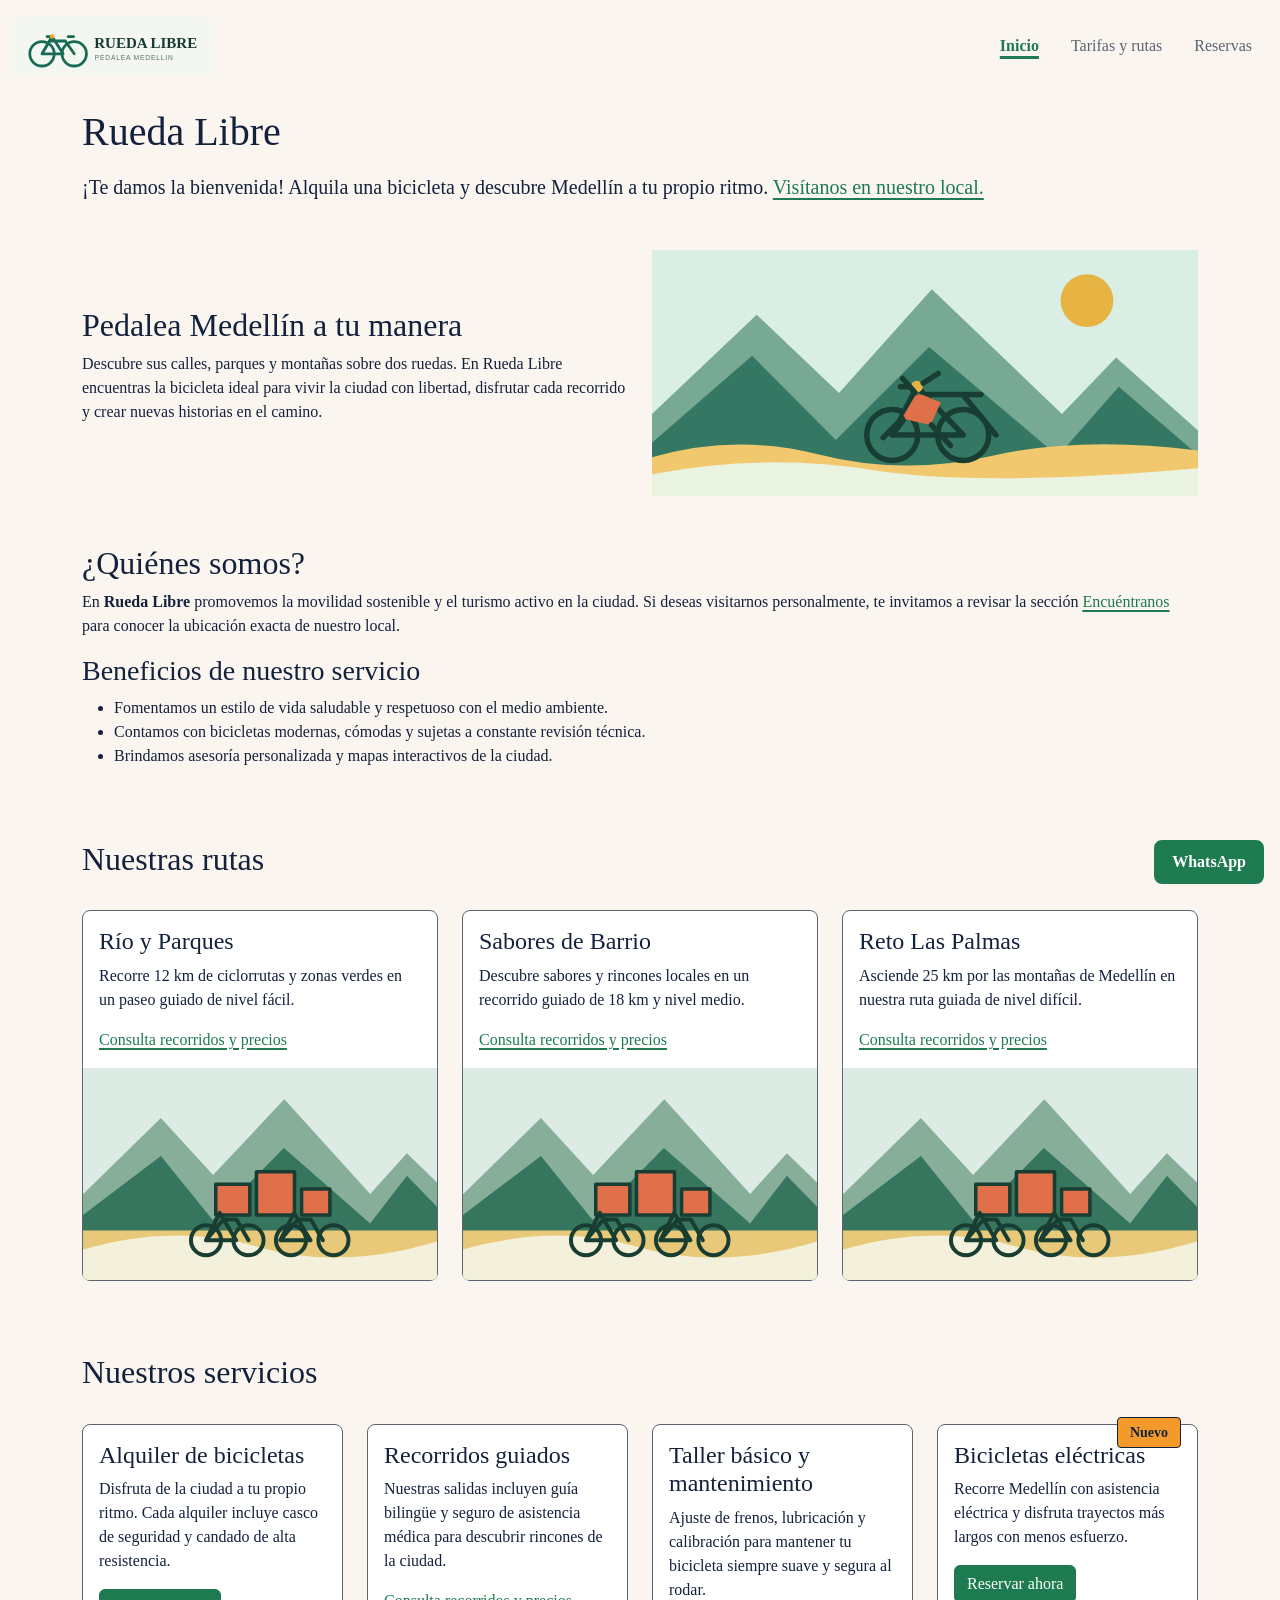
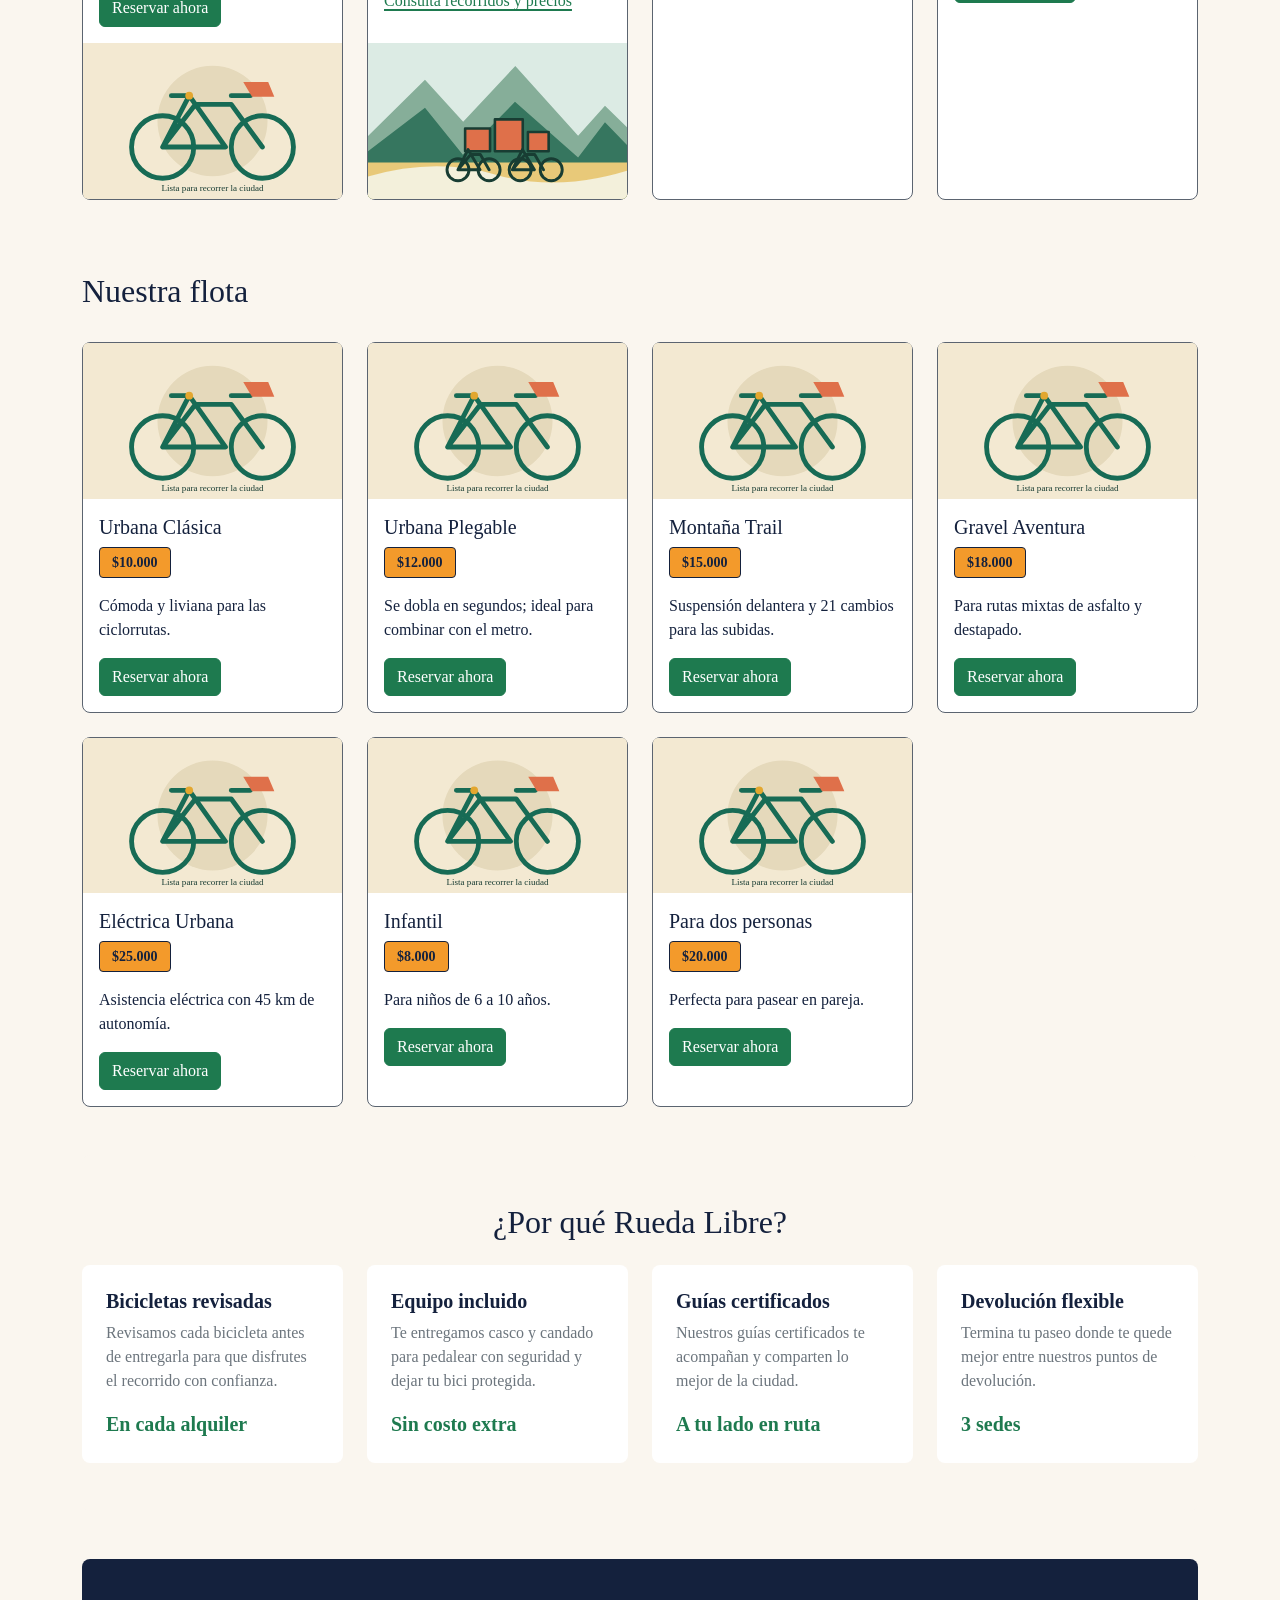
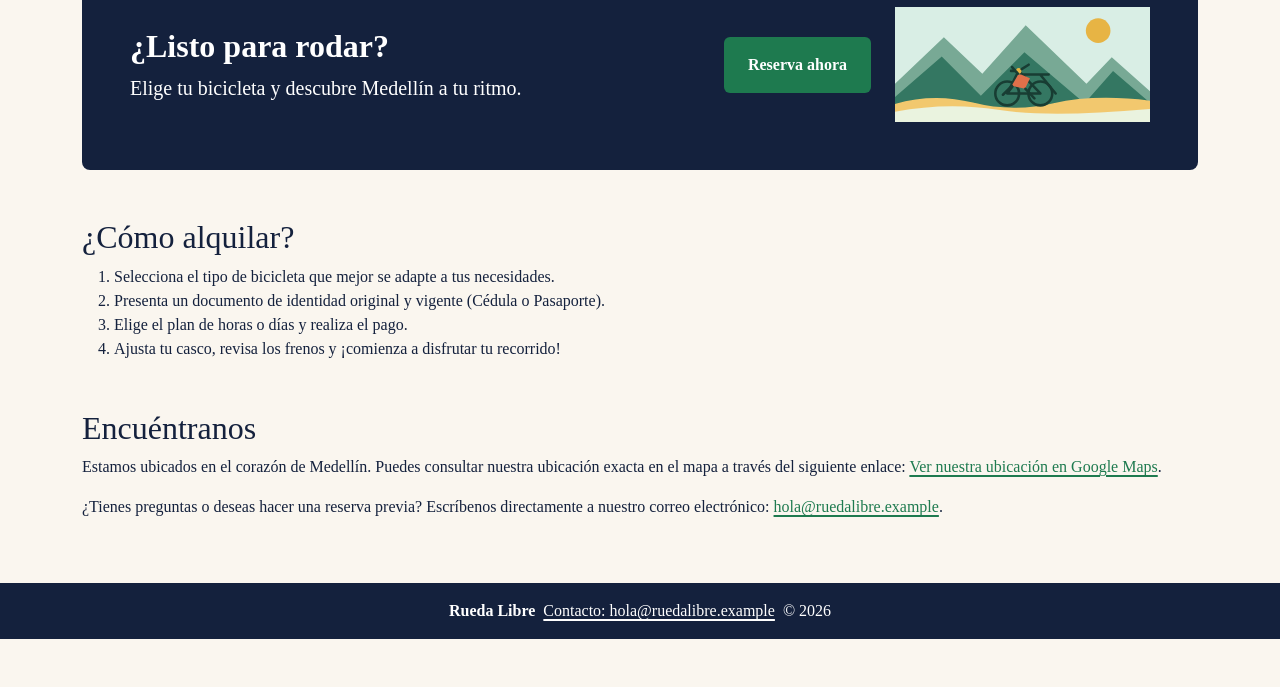
<file: index.html>
<!doctype html>
<html lang="es">
  <head>
    <meta charset="utf-8">
    <meta name="viewport" content="width=device-width, initial-scale=1">
    <meta name="description" content="Alquila bicicletas en Medellín con Rueda Libre y descubre la ciudad con recorridos guiados, rutas y opciones para cada ciclista.">
    <link rel="icon" href="img/logo-rueda-libre.svg" type="image/svg+xml">
    <link href="https://cdn.jsdelivr.net/npm/bootstrap@5.3.9/dist/css/bootstrap.min.css" rel="stylesheet" integrity="sha384-yEPZ7jP9S0QKiUQ0m3jjsO4ProIW7wvR9gXkI7JOGa2XVsw53Yke2bsdkBbjmmiX" crossorigin="anonymous">
    <link rel="stylesheet" href="css/styles.css">
    <title>Rueda Libre | Alquiler de bicicletas en Medellín</title>
  </head>
  <body class="pb-5">
    <header class="container-fluid d-flex flex-column flex-md-row align-items-center justify-content-between gap-3 py-3">
      <a href="index.html" aria-label="Rueda Libre, inicio">
        <img src="img/logo-rueda-libre.svg" alt="Logo de Rueda Libre" width="200" height="60">
      </a>
      <nav aria-label="Navegación principal">
        <ul id="menu" class="nav flex-wrap justify-content-center">
          <li class="nav-item"><a class="nav-link activo" aria-current="page" href="index.html">Inicio</a></li>
          <li class="nav-item"><a class="nav-link" href="paginas/tarifas.html">Tarifas y rutas</a></li>
          <li class="nav-item"><a class="nav-link" href="paginas/reservas.html">Reservas</a></li>
        </ul>
      </nav>
    </header>

    <main class="container py-3">
      <h1 id="inicio-titulo" class="mb-3">Rueda Libre</h1>
      <p class="lead">¡Te damos la bienvenida! Alquila una bicicleta y descubre Medellín a tu propio ritmo. <a href="#encuentranos">Visítanos en nuestro local.</a></p>

      <section id="portada" class="row align-items-center g-4 my-4" aria-labelledby="portada-titulo">
        <div class="col-12 col-md-6">
          <h2 id="portada-titulo">Pedalea Medellín a tu manera</h2>
          <p>Descubre sus calles, parques y montañas sobre dos ruedas. En Rueda Libre encuentras la bicicleta ideal para vivir la ciudad con libertad, disfrutar cada recorrido y crear nuevas historias en el camino.</p>
        </div>
        <div class="col-12 col-md-6">
          <img class="img-fluid" src="img/portada.svg" alt="Ciclista recorriendo Medellín entre montañas" width="800" height="360">
        </div>
      </section>

      <section id="quienes-somos" class="my-5">
        <h2>¿Quiénes somos?</h2>
        <p>En <strong>Rueda Libre</strong> promovemos la movilidad sostenible y el turismo activo en la ciudad. Si deseas visitarnos personalmente, te invitamos a revisar la sección <a href="#encuentranos">Encuéntranos</a> para conocer la ubicación exacta de nuestro local.</p>
        <h3>Beneficios de nuestro servicio</h3>
        <ul>
          <li>Fomentamos un estilo de vida saludable y respetuoso con el medio ambiente.</li>
          <li>Contamos con bicicletas modernas, cómodas y sujetas a constante revisión técnica.</li>
          <li>Brindamos asesoría personalizada y mapas interactivos de la ciudad.</li>
        </ul>
      </section>

      <section id="nuestras-rutas" class="row g-4 my-5" aria-labelledby="rutas-titulo">
        <h2 id="rutas-titulo" class="col-12">Nuestras rutas</h2>
        <article class="col-12 col-md-6 col-xl-4">
          <div class="card h-100">
            <div class="card-body">
              <h3 class="h4 card-title">Río y Parques</h3>
              <p class="card-text">Recorre 12 km de ciclorrutas y zonas verdes en un paseo guiado de nivel fácil.</p>
              <a href="paginas/tarifas.html#recorridos">Consulta recorridos y precios</a>
            </div>
            <img class="card-img-bottom img-fluid" src="img/ruta.svg" alt="Ciclistas recorriendo parques de Medellín" width="400" height="240">
          </div>
        </article>
        <article class="col-12 col-md-6 col-xl-4">
          <div class="card h-100">
            <div class="card-body">
              <h3 class="h4 card-title">Sabores de Barrio</h3>
              <p class="card-text">Descubre sabores y rincones locales en un recorrido guiado de 18 km y nivel medio.</p>
              <a href="paginas/tarifas.html#recorridos">Consulta recorridos y precios</a>
            </div>
            <img class="card-img-bottom img-fluid" src="img/ruta.svg" alt="Grupo de ciclistas en un recorrido por Medellín" width="400" height="240">
          </div>
        </article>
        <article class="col-12 col-md-6 col-xl-4">
          <div class="card h-100">
            <div class="card-body">
              <h3 class="h4 card-title">Reto Las Palmas</h3>
              <p class="card-text">Asciende 25 km por las montañas de Medellín en nuestra ruta guiada de nivel difícil.</p>
              <a href="paginas/tarifas.html#recorridos">Consulta recorridos y precios</a>
            </div>
            <img class="card-img-bottom img-fluid" src="img/ruta.svg" alt="Ciclistas en una ruta de montaña" width="400" height="240">
          </div>
        </article>
      </section>

      <section id="nuestros-servicios" class="row g-4 my-5" aria-labelledby="servicios-titulo">
        <h2 id="servicios-titulo" class="col-12">Nuestros servicios</h2>
        <article class="col-12 col-md-6 col-xl-3">
          <div class="card h-100">
            <div class="card-body">
              <h3 class="h4 card-title">Alquiler de bicicletas</h3>
              <p class="card-text">Disfruta de la ciudad a tu propio ritmo. Cada alquiler incluye casco de seguridad y candado de alta resistencia.</p>
              <a class="btn btn-success" href="paginas/reservas.html">Reservar ahora</a>
            </div>
            <img class="card-img-bottom img-fluid" src="img/bicicleta.svg" alt="Ilustración de bicicleta urbana de alquiler" width="400" height="240">
          </div>
        </article>
        <article class="col-12 col-md-6 col-xl-3">
          <div class="card h-100">
            <div class="card-body">
              <h3 class="h4 card-title">Recorridos guiados</h3>
              <p class="card-text">Nuestras salidas incluyen guía bilingüe y seguro de asistencia médica para descubrir rincones de la ciudad.</p>
              <a href="paginas/tarifas.html#recorridos">Consulta recorridos y precios</a>
            </div>
            <img class="card-img-bottom img-fluid" src="img/ruta.svg" alt="Ciclistas en un recorrido guiado por Medellín" width="400" height="240">
          </div>
        </article>
        <article class="col-12 col-md-6 col-xl-3">
          <div class="card h-100">
            <div class="card-body">
              <h3 class="h4 card-title">Taller básico y mantenimiento</h3>
              <p class="card-text">Ajuste de frenos, lubricación y calibración para mantener tu bicicleta siempre suave y segura al rodar.</p>
            </div>
          </div>
        </article>
        <article class="col-12 col-md-6 col-xl-3">
          <div class="card h-100 position-relative">
            <span class="etiqueta-nuevo">Nuevo</span>
            <div class="card-body">
              <h3 class="h4 card-title">Bicicletas eléctricas</h3>
              <p class="card-text">Recorre Medellín con asistencia eléctrica y disfruta trayectos más largos con menos esfuerzo.</p>
              <a class="btn btn-success" href="paginas/reservas.html">Reservar ahora</a>
            </div>
          </div>
        </article>
      </section>

      <section id="nuestra-flota" class="row g-4 my-5" aria-labelledby="flota-titulo">
        <h2 id="flota-titulo" class="col-12">Nuestra flota</h2>
        <article class="col-12 col-sm-6 col-lg-4 col-xl-3">
          <div class="card h-100">
            <img class="card-img-top img-fluid" src="img/bicicleta.svg" alt="Ilustración de bicicleta urbana de alquiler" width="400" height="240">
            <div class="card-body">
              <h3 class="h5 card-title">Urbana Clásica</h3>
              <p class="etiqueta-precio">$10.000</p>
              <p class="card-text">Cómoda y liviana para las ciclorrutas.</p>
              <a class="btn btn-success" href="paginas/reservas.html">Reservar ahora</a>
            </div>
          </div>
        </article>
        <article class="col-12 col-sm-6 col-lg-4 col-xl-3">
          <div class="card h-100">
            <img class="card-img-top img-fluid" src="img/bicicleta.svg" alt="Ilustración de bicicleta urbana de alquiler" width="400" height="240">
            <div class="card-body">
              <h3 class="h5 card-title">Urbana Plegable</h3>
              <p class="etiqueta-precio">$12.000</p>
              <p class="card-text">Se dobla en segundos; ideal para combinar con el metro.</p>
              <a class="btn btn-success" href="paginas/reservas.html">Reservar ahora</a>
            </div>
          </div>
        </article>
        <article class="col-12 col-sm-6 col-lg-4 col-xl-3">
          <div class="card h-100">
            <img class="card-img-top img-fluid" src="img/bicicleta.svg" alt="Ilustración de bicicleta urbana de alquiler" width="400" height="240">
            <div class="card-body">
              <h3 class="h5 card-title">Montaña Trail</h3>
              <p class="etiqueta-precio">$15.000</p>
              <p class="card-text">Suspensión delantera y 21 cambios para las subidas.</p>
              <a class="btn btn-success" href="paginas/reservas.html">Reservar ahora</a>
            </div>
          </div>
        </article>
        <article class="col-12 col-sm-6 col-lg-4 col-xl-3">
          <div class="card h-100">
            <img class="card-img-top img-fluid" src="img/bicicleta.svg" alt="Ilustración de bicicleta urbana de alquiler" width="400" height="240">
            <div class="card-body">
              <h3 class="h5 card-title">Gravel Aventura</h3>
              <p class="etiqueta-precio">$18.000</p>
              <p class="card-text">Para rutas mixtas de asfalto y destapado.</p>
              <a class="btn btn-success" href="paginas/reservas.html">Reservar ahora</a>
            </div>
          </div>
        </article>
        <article class="col-12 col-sm-6 col-lg-4 col-xl-3">
          <div class="card h-100">
            <img class="card-img-top img-fluid" src="img/bicicleta.svg" alt="Ilustración de bicicleta urbana de alquiler" width="400" height="240">
            <div class="card-body">
              <h3 class="h5 card-title">Eléctrica Urbana</h3>
              <p class="etiqueta-precio">$25.000</p>
              <p class="card-text">Asistencia eléctrica con 45 km de autonomía.</p>
              <a class="btn btn-success" href="paginas/reservas.html">Reservar ahora</a>
            </div>
          </div>
        </article>
        <article class="col-12 col-sm-6 col-lg-4 col-xl-3">
          <div class="card h-100">
            <img class="card-img-top img-fluid" src="img/bicicleta.svg" alt="Ilustración de bicicleta urbana de alquiler" width="400" height="240">
            <div class="card-body">
              <h3 class="h5 card-title">Infantil</h3>
              <p class="etiqueta-precio">$8.000</p>
              <p class="card-text">Para niños de 6 a 10 años.</p>
              <a class="btn btn-success" href="paginas/reservas.html">Reservar ahora</a>
            </div>
          </div>
        </article>
        <article class="col-12 col-sm-6 col-lg-4 col-xl-3">
          <div class="card h-100">
            <img class="card-img-top img-fluid" src="img/bicicleta.svg" alt="Ilustración de bicicleta urbana de alquiler" width="400" height="240">
            <div class="card-body">
              <h3 class="h5 card-title">Para dos personas</h3>
              <p class="etiqueta-precio">$20.000</p>
              <p class="card-text">Perfecta para pasear en pareja.</p>
              <a class="btn btn-success" href="paginas/reservas.html">Reservar ahora</a>
            </div>
          </div>
        </article>
      </section>

      <section class="mt-5 py-5 bg-light rounded-3" aria-labelledby="beneficios-titulo">
        <h2 id="beneficios-titulo" class="text-center text-dark mb-4">¿Por qué Rueda Libre?</h2>
        <div class="row g-4">
          <article class="col-12 col-md-6 col-xl-3">
            <div class="h-100 bg-white rounded-3 p-4">
              <h3 class="h5 fw-bold text-dark">Bicicletas revisadas</h3>
              <p class="text-secondary">Revisamos cada bicicleta antes de entregarla para que disfrutes el recorrido con confianza.</p>
              <p class="fs-5 fw-bold text-success mb-0">En cada alquiler</p>
            </div>
          </article>
          <article class="col-12 col-md-6 col-xl-3">
            <div class="h-100 bg-white rounded-3 p-4">
              <h3 class="h5 fw-bold text-dark">Equipo incluido</h3>
              <p class="text-secondary">Te entregamos casco y candado para pedalear con seguridad y dejar tu bici protegida.</p>
              <p class="fs-5 fw-bold text-success mb-0">Sin costo extra</p>
            </div>
          </article>
          <article class="col-12 col-md-6 col-xl-3">
            <div class="h-100 bg-white rounded-3 p-4">
              <h3 class="h5 fw-bold text-dark">Guías certificados</h3>
              <p class="text-secondary">Nuestros guías certificados te acompañan y comparten lo mejor de la ciudad.</p>
              <p class="fs-5 fw-bold text-success mb-0">A tu lado en ruta</p>
            </div>
          </article>
          <article class="col-12 col-md-6 col-xl-3">
            <div class="h-100 bg-white rounded-3 p-4">
              <h3 class="h5 fw-bold text-dark">Devolución flexible</h3>
              <p class="text-secondary">Termina tu paseo donde te quede mejor entre nuestros puntos de devolución.</p>
              <p class="fs-5 fw-bold text-success mb-0">3 sedes</p>
            </div>
          </article>
        </div>
      </section>

      <section class="my-5 p-4 p-md-5 text-bg-dark rounded-3" aria-labelledby="cta-titulo">
        <div class="d-flex flex-column flex-md-row justify-content-between align-items-center gap-4">
          <div class="d-flex flex-column flex-md-row justify-content-between align-items-center gap-4 flex-grow-1 text-center text-md-start">
            <div>
              <h2 id="cta-titulo" class="fw-bold mb-2">¿Listo para rodar?</h2>
              <p class="lead mb-0">Elige tu bicicleta y descubre Medellín a tu ritmo.</p>
            </div>
            <a class="bg-success text-white px-4 py-3 fw-bold text-decoration-none rounded-2 text-nowrap" href="paginas/reservas.html">Reserva ahora</a>
          </div>
          <img class="d-none d-md-block img-fluid w-25" src="img/portada.svg" alt="" width="240" height="108">
        </div>
      </section>

      <section id="como-alquilar" class="my-5">
        <h2>¿Cómo alquilar?</h2>
        <ol>
          <li>Selecciona el tipo de bicicleta que mejor se adapte a tus necesidades.</li>
          <li>Presenta un documento de identidad original y vigente (Cédula o Pasaporte).</li>
          <li>Elige el plan de horas o días y realiza el pago.</li>
          <li>Ajusta tu casco, revisa los frenos y ¡comienza a disfrutar tu recorrido!</li>
        </ol>
      </section>

      <section id="encuentranos" class="my-5">
        <h2>Encuéntranos</h2>
        <p>Estamos ubicados en el corazón de Medellín. Puedes consultar nuestra ubicación exacta en el mapa a través del siguiente enlace: <a href="https://maps.google.com" target="_blank" rel="noopener noreferrer">Ver nuestra ubicación en Google Maps</a>.</p>
        <p>¿Tienes preguntas o deseas hacer una reserva previa? Escríbenos directamente a nuestro correo electrónico: <a href="mailto:hola@ruedalibre.example">hola@ruedalibre.example</a>.</p>
      </section>
    </main>

    <footer class="footer py-3">
      <p class="container mb-0 d-flex flex-column flex-md-row align-items-center justify-content-center gap-2">
        <strong>Rueda Libre</strong>
        <a class="text-white" href="mailto:hola@ruedalibre.example">Contacto: hola@ruedalibre.example</a>
        <span>&copy; 2026</span>
      </p>
    </footer>

    <a class="whatsapp-fijo position-fixed bottom-0 end-0 m-3 px-3 py-2" href="https://wa.me/573000000000" target="_blank" rel="noopener noreferrer">WhatsApp</a>

    <script src="https://cdn.jsdelivr.net/npm/bootstrap@5.3.9/dist/js/bootstrap.bundle.min.js" integrity="sha384-WyOxWvTyr1QaMPfiPJSv76iReVthorl5uWlFtZPyK0IEB0hGzo9y5Bp9mYanr8Bu" crossorigin="anonymous"></script>
  </body>
</html>
</file>
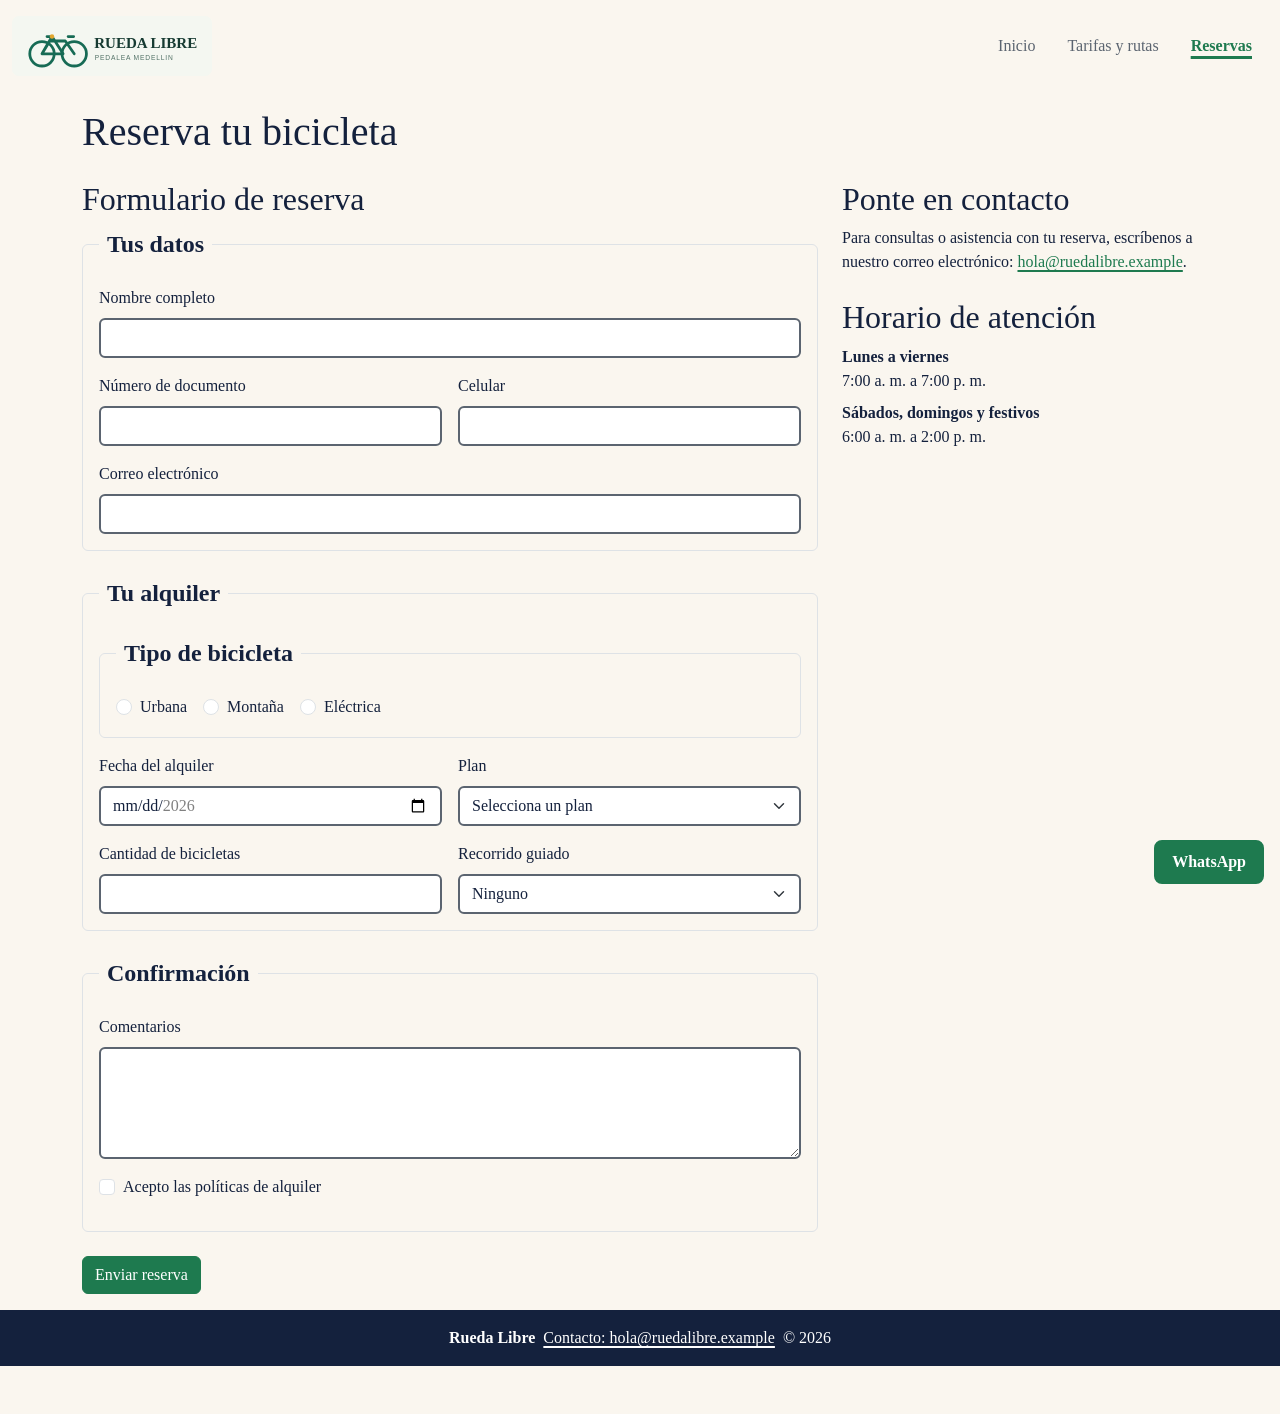
<file: paginas/reservas.html>
<!doctype html>
<html lang="es">
  <head>
    <meta charset="utf-8">
    <meta name="viewport" content="width=device-width, initial-scale=1">
    <meta name="description" content="Reserva tu bicicleta o recorrido guiado en Rueda Libre. Horarios de atención y datos de contacto.">
    <link rel="icon" href="../img/logo-rueda-libre.svg" type="image/svg+xml">
    <link href="https://cdn.jsdelivr.net/npm/bootstrap@5.3.9/dist/css/bootstrap.min.css" rel="stylesheet" integrity="sha384-yEPZ7jP9S0QKiUQ0m3jjsO4ProIW7wvR9gXkI7JOGa2XVsw53Yke2bsdkBbjmmiX" crossorigin="anonymous">
    <link rel="stylesheet" href="../css/styles.css">
    <title>Reservas | Rueda Libre</title>
  </head>
  <body class="pb-5">
    <header class="container-fluid d-flex flex-column flex-md-row align-items-center justify-content-between gap-3 py-3">
      <a href="../index.html" aria-label="Rueda Libre, inicio">
        <img src="../img/logo-rueda-libre.svg" alt="Logo de Rueda Libre" width="200" height="60">
      </a>
      <nav aria-label="Navegación principal">
        <ul id="menu" class="nav flex-wrap justify-content-center">
          <li class="nav-item"><a class="nav-link" href="../index.html">Inicio</a></li>
          <li class="nav-item"><a class="nav-link" href="tarifas.html">Tarifas y rutas</a></li>
          <li class="nav-item"><a class="nav-link activo" aria-current="page" href="reservas.html">Reservas</a></li>
        </ul>
      </nav>
    </header>

    <main class="container py-3">
      <h1 class="mb-4">Reserva tu bicicleta</h1>
      <div class="row g-4">
        <section id="formulario-reserva" class="col-12 col-md-8" aria-labelledby="formulario-titulo">
          <h2 id="formulario-titulo">Formulario de reserva</h2>
          <form action="#" method="post">
            <fieldset class="border rounded p-3 mb-4">
              <legend class="float-none w-auto px-2">Tus datos</legend>
              <div class="row g-3">
                <p class="col-12 mb-0">
                  <label class="form-label" for="nombre-completo">Nombre completo</label>
                  <input class="form-control" type="text" id="nombre-completo" name="nombre_completo" autocomplete="name" required minlength="3">
                </p>
                <p class="col-12 col-sm-6 mb-0">
                  <label class="form-label" for="documento">Número de documento</label>
                  <input class="form-control" type="text" id="documento" name="numero_documento" autocomplete="off" required pattern="[0-9]{6,10}" title="Ingresa entre 6 y 10 dígitos, sin puntos ni espacios.">
                </p>
                <p class="col-12 col-sm-6 mb-0">
                  <label class="form-label" for="celular">Celular</label>
                  <input class="form-control" type="tel" id="celular" name="celular" autocomplete="tel" required pattern="3[0-9]{9}" title="Ingresa 10 dígitos y comienza por 3, por ejemplo 3001234567.">
                </p>
                <p class="col-12 mb-0">
                  <label class="form-label" for="correo">Correo electrónico</label>
                  <input class="form-control" type="email" id="correo" name="correo" autocomplete="email" required>
                </p>
              </div>
            </fieldset>

            <fieldset class="border rounded p-3 mb-4">
              <legend class="float-none w-auto px-2">Tu alquiler</legend>
              <fieldset class="border rounded p-3 mb-3">
                <legend class="float-none w-auto px-2">Tipo de bicicleta</legend>
                <div class="d-flex flex-wrap gap-3">
                  <div class="form-check">
                    <input class="form-check-input" type="radio" id="bicicleta-urbana" name="tipo_bicicleta" value="urbana" required>
                    <label class="form-check-label" for="bicicleta-urbana">Urbana</label>
                  </div>
                  <div class="form-check">
                    <input class="form-check-input" type="radio" id="bicicleta-montana" name="tipo_bicicleta" value="montana" required>
                    <label class="form-check-label" for="bicicleta-montana">Montaña</label>
                  </div>
                  <div class="form-check">
                    <input class="form-check-input" type="radio" id="bicicleta-electrica" name="tipo_bicicleta" value="electrica" required>
                    <label class="form-check-label" for="bicicleta-electrica">Eléctrica</label>
                  </div>
                </div>
              </fieldset>
              <div class="row g-3">
                <p class="col-12 col-sm-6 mb-0">
                  <label class="form-label" for="fecha-alquiler">Fecha del alquiler</label>
                  <input class="form-control" type="date" id="fecha-alquiler" name="fecha_alquiler" min="2026-11-01" max="2026-12-31" required>
                </p>
                <p class="col-12 col-sm-6 mb-0">
                  <label class="form-label" for="plan">Plan</label>
                  <select class="form-select" id="plan" name="plan" required>
                    <option value="">Selecciona un plan</option>
                    <option value="1-hora">1 hora</option>
                    <option value="medio-dia">Medio día</option>
                    <option value="dia-completo">Día completo</option>
                  </select>
                </p>
                <p class="col-12 col-sm-6 mb-0">
                  <label class="form-label" for="cantidad">Cantidad de bicicletas</label>
                  <input class="form-control" type="number" id="cantidad" name="cantidad_bicicletas" min="1" max="6" step="1" required>
                </p>
                <p class="col-12 col-sm-6 mb-0">
                  <label class="form-label" for="recorrido">Recorrido guiado</label>
                  <select class="form-select" id="recorrido" name="recorrido_guiado">
                    <option value="ninguno">Ninguno</option>
                    <option value="rio-y-parques">Río y Parques</option>
                    <option value="sabores-de-barrio">Sabores de Barrio</option>
                    <option value="reto-las-palmas">Reto Las Palmas</option>
                  </select>
                </p>
              </div>
            </fieldset>

            <fieldset class="border rounded p-3 mb-4">
              <legend class="float-none w-auto px-2">Confirmación</legend>
              <p>
                <label class="form-label" for="comentarios">Comentarios</label>
                <textarea class="form-control" id="comentarios" name="comentarios" rows="4" maxlength="300"></textarea>
              </p>
              <div class="form-check mb-3">
                <input class="form-check-input" type="checkbox" id="acepta-politicas" name="acepta_politicas" value="si" required>
                <label class="form-check-label" for="acepta-politicas">Acepto las políticas de alquiler</label>
              </div>
            </fieldset>

            <button class="btn btn-success" type="submit">Enviar reserva</button>
          </form>
        </section>

        <aside class="col-12 col-md-4" aria-label="Información de contacto y atención">
          <section id="contacto" class="mb-4">
            <h2>Ponte en contacto</h2>
            <p>Para consultas o asistencia con tu reserva, escríbenos a nuestro correo electrónico: <a href="mailto:hola@ruedalibre.example">hola@ruedalibre.example</a>.</p>
          </section>
          <section id="horarios">
            <h2>Horario de atención</h2>
            <dl>
              <dt>Lunes a viernes</dt>
              <dd>7:00 a. m. a 7:00 p. m.</dd>
              <dt>Sábados, domingos y festivos</dt>
              <dd>6:00 a. m. a 2:00 p. m.</dd>
            </dl>
          </section>
        </aside>
      </div>
    </main>

    <footer class="footer py-3">
      <p class="container mb-0 d-flex flex-column flex-md-row align-items-center justify-content-center gap-2">
        <strong>Rueda Libre</strong>
        <a class="text-white" href="mailto:hola@ruedalibre.example">Contacto: hola@ruedalibre.example</a>
        <span>&copy; 2026</span>
      </p>
    </footer>

    <a class="whatsapp-fijo position-fixed bottom-0 end-0 m-3 px-3 py-2" href="https://wa.me/573000000000" target="_blank" rel="noopener noreferrer">WhatsApp</a>

    <script src="https://cdn.jsdelivr.net/npm/bootstrap@5.3.9/dist/js/bootstrap.bundle.min.js" integrity="sha384-WyOxWvTyr1QaMPfiPJSv76iReVthorl5uWlFtZPyK0IEB0hGzo9y5Bp9mYanr8Bu" crossorigin="anonymous"></script>
  </body>
</html>
</file>
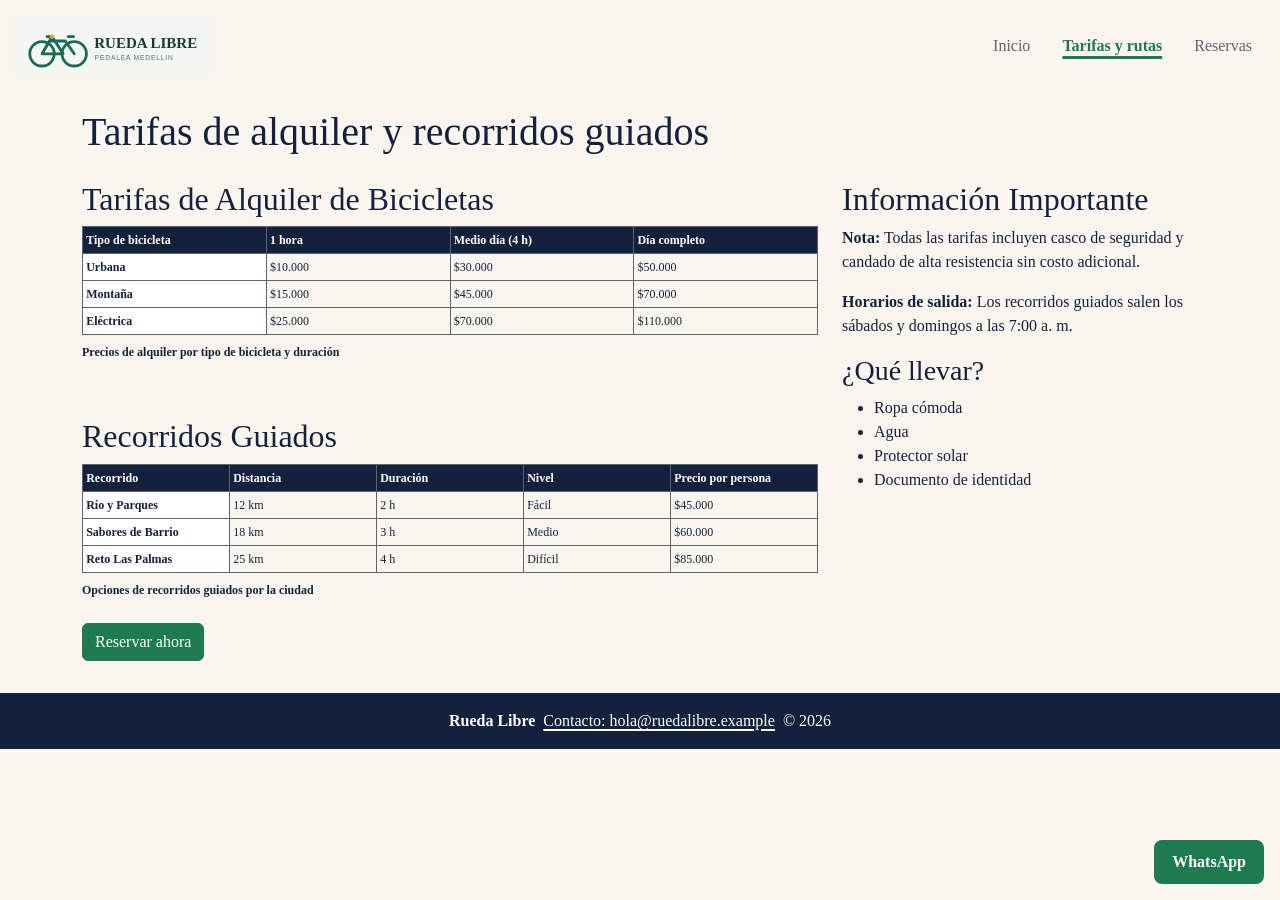
<file: paginas/tarifas.html>
<!doctype html>
<html lang="es">
  <head>
    <meta charset="utf-8">
    <meta name="viewport" content="width=device-width, initial-scale=1">
    <meta name="description" content="Consulta las tarifas de alquiler de bicicletas y precios de recorridos guiados en Medellín con Rueda Libre.">
    <link rel="icon" href="../img/logo-rueda-libre.svg" type="image/svg+xml">
    <link href="https://cdn.jsdelivr.net/npm/bootstrap@5.3.9/dist/css/bootstrap.min.css" rel="stylesheet" integrity="sha384-yEPZ7jP9S0QKiUQ0m3jjsO4ProIW7wvR9gXkI7JOGa2XVsw53Yke2bsdkBbjmmiX" crossorigin="anonymous">
    <link rel="stylesheet" href="../css/styles.css">
    <title>Tarifas y Recorridos | Rueda Libre</title>
  </head>
  <body class="pb-5">
    <header class="container-fluid d-flex flex-column flex-md-row align-items-center justify-content-between gap-3 py-3">
      <a href="../index.html" aria-label="Rueda Libre, inicio">
        <img src="../img/logo-rueda-libre.svg" alt="Logo de Rueda Libre" width="200" height="60">
      </a>
      <nav aria-label="Navegación principal">
        <ul id="menu" class="nav flex-wrap justify-content-center">
          <li class="nav-item"><a class="nav-link" href="../index.html">Inicio</a></li>
          <li class="nav-item"><a class="nav-link activo" aria-current="page" href="tarifas.html">Tarifas y rutas</a></li>
          <li class="nav-item"><a class="nav-link" href="reservas.html">Reservas</a></li>
        </ul>
      </nav>
    </header>

    <main class="container py-3">
      <h1 class="mb-4">Tarifas de alquiler y recorridos guiados</h1>
      <div class="row g-4">
        <div class="col-12 col-lg-8">
          <section id="alquiler" class="mb-5">
            <h2>Tarifas de Alquiler de Bicicletas</h2>
            <table class="table">
              <caption>Precios de alquiler por tipo de bicicleta y duración</caption>
              <thead>
                <tr>
                  <th scope="col">Tipo de bicicleta</th>
                  <th scope="col">1 hora</th>
                  <th scope="col">Medio día (4 h)</th>
                  <th scope="col">Día completo</th>
                </tr>
              </thead>
              <tbody>
                <tr>
                  <th scope="row">Urbana</th>
                  <td>$10.000</td>
                  <td>$30.000</td>
                  <td>$50.000</td>
                </tr>
                <tr>
                  <th scope="row">Montaña</th>
                  <td>$15.000</td>
                  <td>$45.000</td>
                  <td>$70.000</td>
                </tr>
                <tr>
                  <th scope="row">Eléctrica</th>
                  <td>$25.000</td>
                  <td>$70.000</td>
                  <td>$110.000</td>
                </tr>
              </tbody>
            </table>
          </section>

          <section id="recorridos">
            <h2>Recorridos Guiados</h2>
            <table class="table">
              <caption>Opciones de recorridos guiados por la ciudad</caption>
              <thead>
                <tr>
                  <th scope="col">Recorrido</th>
                  <th scope="col">Distancia</th>
                  <th scope="col">Duración</th>
                  <th scope="col">Nivel</th>
                  <th scope="col">Precio por persona</th>
                </tr>
              </thead>
              <tbody>
                <tr>
                  <th scope="row">Río y Parques</th>
                  <td>12 km</td>
                  <td>2 h</td>
                  <td>Fácil</td>
                  <td>$45.000</td>
                </tr>
                <tr>
                  <th scope="row">Sabores de Barrio</th>
                  <td>18 km</td>
                  <td>3 h</td>
                  <td>Medio</td>
                  <td>$60.000</td>
                </tr>
                <tr>
                  <th scope="row">Reto Las Palmas</th>
                  <td>25 km</td>
                  <td>4 h</td>
                  <td>Difícil</td>
                  <td>$85.000</td>
                </tr>
              </tbody>
            </table>
            <p class="mt-3"><a class="btn btn-success" href="reservas.html">Reservar ahora</a></p>
          </section>
        </div>

        <aside id="informacion-adicional" class="col-12 col-lg-4">
          <h2>Información Importante</h2>
          <p><strong>Nota:</strong> Todas las tarifas incluyen casco de seguridad y candado de alta resistencia sin costo adicional.</p>
          <p><strong>Horarios de salida:</strong> Los recorridos guiados salen los sábados y domingos a las 7:00 a. m.</p>
          <h3>¿Qué llevar?</h3>
          <ul>
            <li>Ropa cómoda</li>
            <li>Agua</li>
            <li>Protector solar</li>
            <li>Documento de identidad</li>
          </ul>
        </aside>
      </div>
    </main>

    <footer class="footer py-3">
      <p class="container mb-0 d-flex flex-column flex-md-row align-items-center justify-content-center gap-2">
        <strong>Rueda Libre</strong>
        <a class="text-white" href="mailto:hola@ruedalibre.example">Contacto: hola@ruedalibre.example</a>
        <span>&copy; 2026</span>
      </p>
    </footer>

    <a class="whatsapp-fijo position-fixed bottom-0 end-0 m-3 px-3 py-2" href="https://wa.me/573000000000" target="_blank" rel="noopener noreferrer">WhatsApp</a>

    <script src="https://cdn.jsdelivr.net/npm/bootstrap@5.3.9/dist/js/bootstrap.bundle.min.js" integrity="sha384-WyOxWvTyr1QaMPfiPJSv76iReVthorl5uWlFtZPyK0IEB0hGzo9y5Bp9mYanr8Bu" crossorigin="anonymous"></script>
  </body>
</html>
</file>
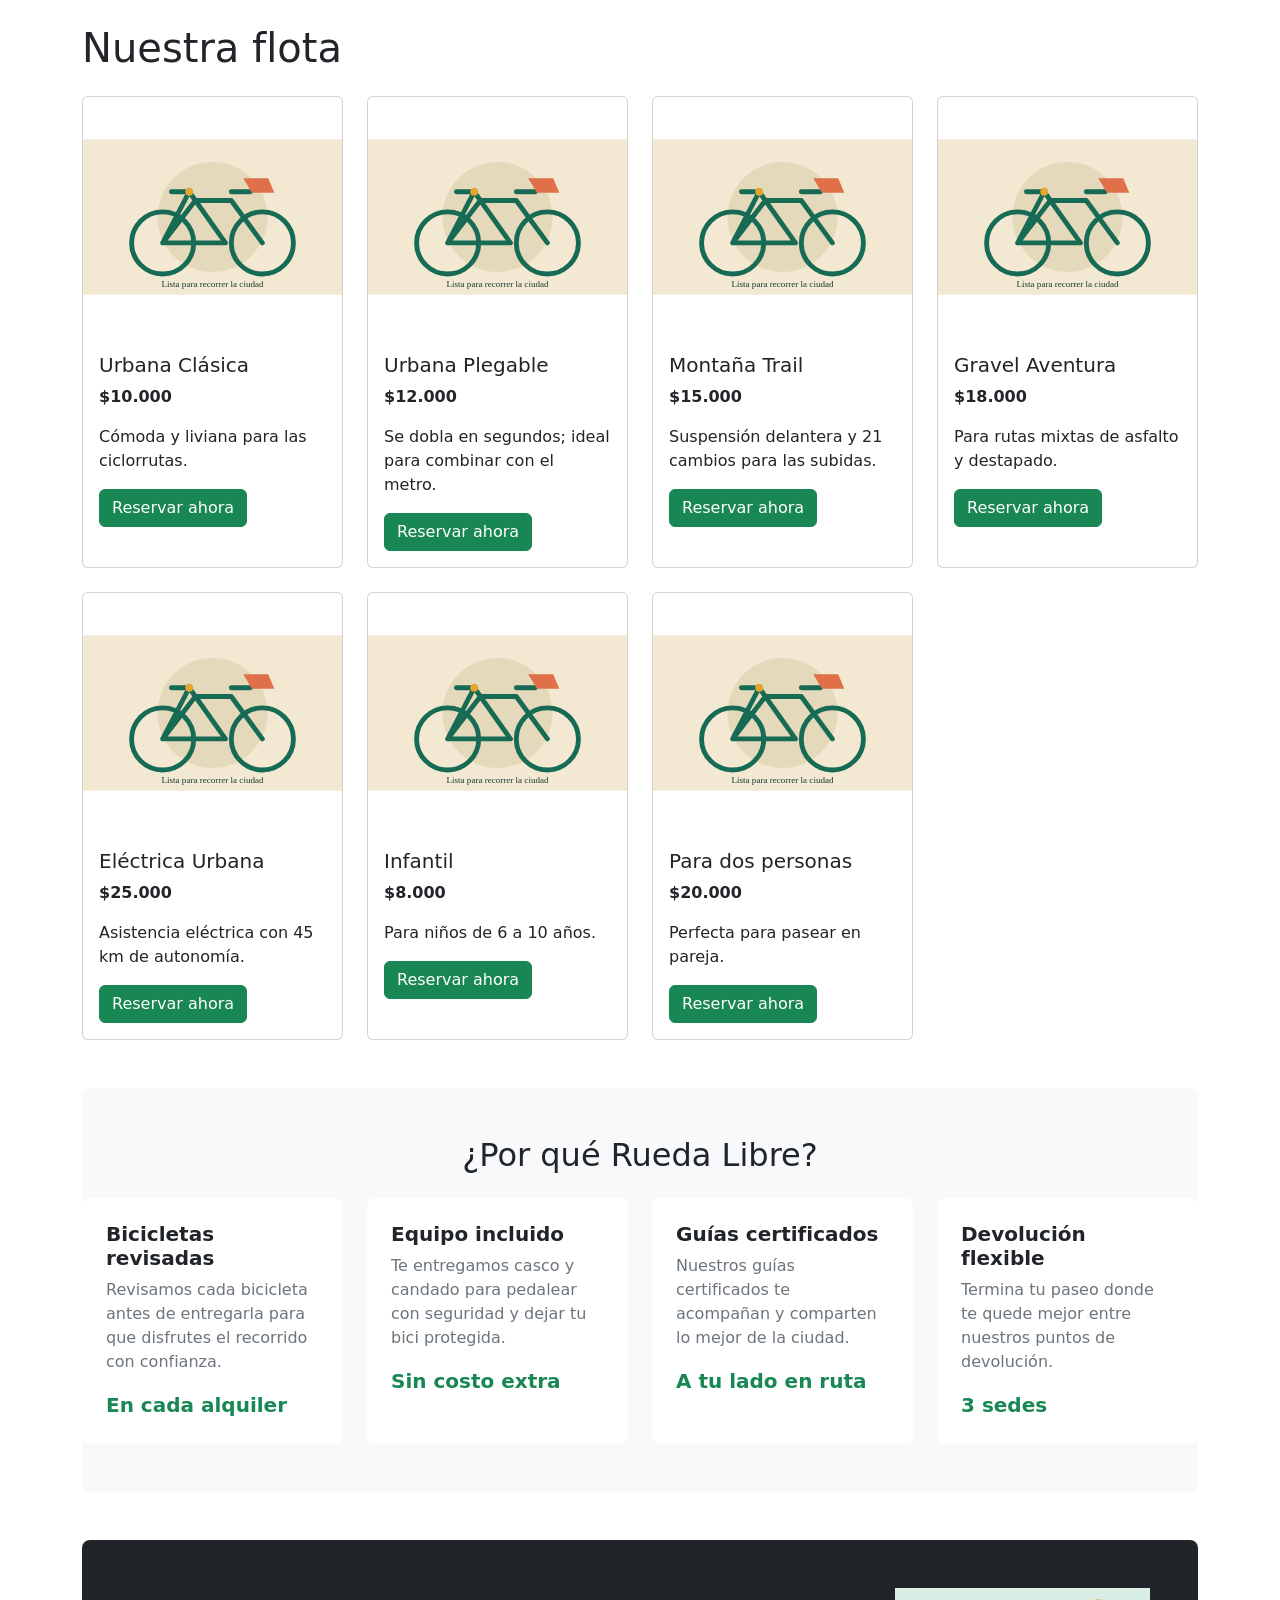
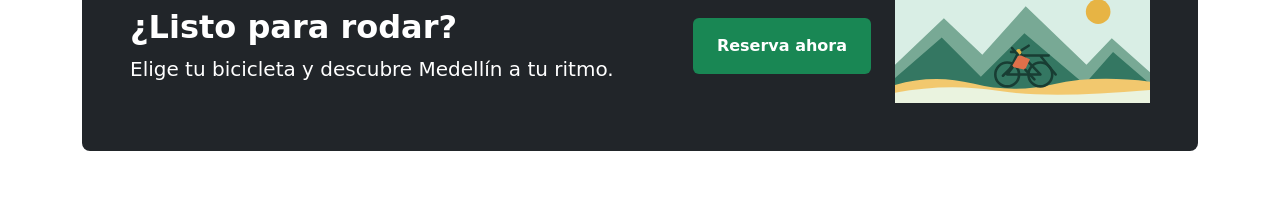
<file: pruebas/catalogo-bootstrap.html>
<!doctype html>
<html lang="es">
  <head>
    <meta charset="utf-8">
    <meta name="viewport" content="width=device-width, initial-scale=1">
    <title>Prueba de flota con Bootstrap | Rueda Libre</title>
    <link href="https://cdn.jsdelivr.net/npm/bootstrap@5.3.9/dist/css/bootstrap.min.css" rel="stylesheet" integrity="sha384-yEPZ7jP9S0QKiUQ0m3jjsO4ProIW7wvR9gXkI7JOGa2XVsw53Yke2bsdkBbjmmiX" crossorigin="anonymous">
  </head>
  <body>
    <main class="container py-4">
      <h1 class="mb-4">Nuestra flota</h1>

      <section class="row g-4" aria-label="Modelos de bicicletas">
        <article class="col-12 col-sm-6 col-lg-4 col-xl-3">
          <div class="card h-100">
            <img src="../img/bicicleta.svg" class="card-img-top" alt="Ilustración de bicicleta urbana de alquiler" width="400" height="240">
            <div class="card-body">
              <h2 class="h5 card-title">Urbana Clásica</h2>
              <p class="card-text"><strong>$10.000</strong></p>
              <p class="card-text">Cómoda y liviana para las ciclorrutas.</p>
              <a class="btn btn-success" href="../paginas/reservas.html">Reservar ahora</a>
            </div>
          </div>
        </article>

        <article class="col-12 col-sm-6 col-lg-4 col-xl-3">
          <div class="card h-100">
            <img src="../img/bicicleta.svg" class="card-img-top" alt="Ilustración de bicicleta urbana de alquiler" width="400" height="240">
            <div class="card-body">
              <h2 class="h5 card-title">Urbana Plegable</h2>
              <p class="card-text"><strong>$12.000</strong></p>
              <p class="card-text">Se dobla en segundos; ideal para combinar con el metro.</p>
              <a class="btn btn-success" href="../paginas/reservas.html">Reservar ahora</a>
            </div>
          </div>
        </article>

        <article class="col-12 col-sm-6 col-lg-4 col-xl-3">
          <div class="card h-100">
            <img src="../img/bicicleta.svg" class="card-img-top" alt="Ilustración de bicicleta urbana de alquiler" width="400" height="240">
            <div class="card-body">
              <h2 class="h5 card-title">Montaña Trail</h2>
              <p class="card-text"><strong>$15.000</strong></p>
              <p class="card-text">Suspensión delantera y 21 cambios para las subidas.</p>
              <a class="btn btn-success" href="../paginas/reservas.html">Reservar ahora</a>
            </div>
          </div>
        </article>

        <article class="col-12 col-sm-6 col-lg-4 col-xl-3">
          <div class="card h-100">
            <img src="../img/bicicleta.svg" class="card-img-top" alt="Ilustración de bicicleta urbana de alquiler" width="400" height="240">
            <div class="card-body">
              <h2 class="h5 card-title">Gravel Aventura</h2>
              <p class="card-text"><strong>$18.000</strong></p>
              <p class="card-text">Para rutas mixtas de asfalto y destapado.</p>
              <a class="btn btn-success" href="../paginas/reservas.html">Reservar ahora</a>
            </div>
          </div>
        </article>

        <article class="col-12 col-sm-6 col-lg-4 col-xl-3">
          <div class="card h-100">
            <img src="../img/bicicleta.svg" class="card-img-top" alt="Ilustración de bicicleta urbana de alquiler" width="400" height="240">
            <div class="card-body">
              <h2 class="h5 card-title">Eléctrica Urbana</h2>
              <p class="card-text"><strong>$25.000</strong></p>
              <p class="card-text">Asistencia eléctrica con 45 km de autonomía.</p>
              <a class="btn btn-success" href="../paginas/reservas.html">Reservar ahora</a>
            </div>
          </div>
        </article>

        <article class="col-12 col-sm-6 col-lg-4 col-xl-3">
          <div class="card h-100">
            <img src="../img/bicicleta.svg" class="card-img-top" alt="Ilustración de bicicleta urbana de alquiler" width="400" height="240">
            <div class="card-body">
              <h2 class="h5 card-title">Infantil</h2>
              <p class="card-text"><strong>$8.000</strong></p>
              <p class="card-text">Para niños de 6 a 10 años.</p>
              <a class="btn btn-success" href="../paginas/reservas.html">Reservar ahora</a>
            </div>
          </div>
        </article>

        <article class="col-12 col-sm-6 col-lg-4 col-xl-3">
          <div class="card h-100">
            <img src="../img/bicicleta.svg" class="card-img-top" alt="Ilustración de bicicleta urbana de alquiler" width="400" height="240">
            <div class="card-body">
              <h2 class="h5 card-title">Para dos personas</h2>
              <p class="card-text"><strong>$20.000</strong></p>
              <p class="card-text">Perfecta para pasear en pareja.</p>
              <a class="btn btn-success" href="../paginas/reservas.html">Reservar ahora</a>
            </div>
          </div>
        </article>
      </section>

      <section class="mt-5 py-5 bg-light rounded-3" aria-labelledby="beneficios-titulo">
        <h2 id="beneficios-titulo" class="text-center text-dark mb-4">¿Por qué Rueda Libre?</h2>
        <div class="row g-4">
          <article class="col-12 col-md-6 col-xl-3">
            <div class="h-100 bg-white rounded-3 p-4">
              <h3 class="h5 fw-bold text-dark">Bicicletas revisadas</h3>
              <p class="text-secondary">Revisamos cada bicicleta antes de entregarla para que disfrutes el recorrido con confianza.</p>
              <p class="fs-5 fw-bold text-success mb-0">En cada alquiler</p>
            </div>
          </article>
          <article class="col-12 col-md-6 col-xl-3">
            <div class="h-100 bg-white rounded-3 p-4">
              <h3 class="h5 fw-bold text-dark">Equipo incluido</h3>
              <p class="text-secondary">Te entregamos casco y candado para pedalear con seguridad y dejar tu bici protegida.</p>
              <p class="fs-5 fw-bold text-success mb-0">Sin costo extra</p>
            </div>
          </article>
          <article class="col-12 col-md-6 col-xl-3">
            <div class="h-100 bg-white rounded-3 p-4">
              <h3 class="h5 fw-bold text-dark">Guías certificados</h3>
              <p class="text-secondary">Nuestros guías certificados te acompañan y comparten lo mejor de la ciudad.</p>
              <p class="fs-5 fw-bold text-success mb-0">A tu lado en ruta</p>
            </div>
          </article>
          <article class="col-12 col-md-6 col-xl-3">
            <div class="h-100 bg-white rounded-3 p-4">
              <h3 class="h5 fw-bold text-dark">Devolución flexible</h3>
              <p class="text-secondary">Termina tu paseo donde te quede mejor entre nuestros puntos de devolución.</p>
              <p class="fs-5 fw-bold text-success mb-0">3 sedes</p>
            </div>
          </article>
        </div>
      </section>

      <section class="my-5 p-4 p-md-5 text-bg-dark rounded-3" aria-labelledby="cta-titulo">
        <div class="d-flex flex-column flex-md-row justify-content-between align-items-center gap-4">
          <div class="d-flex flex-column flex-md-row justify-content-between align-items-center gap-4 flex-grow-1 text-center text-md-start">
            <div>
              <h2 id="cta-titulo" class="fw-bold mb-2">¿Listo para rodar?</h2>
              <p class="lead mb-0">Elige tu bicicleta y descubre Medellín a tu ritmo.</p>
            </div>
            <a class="bg-success text-white px-4 py-3 fw-bold text-decoration-none rounded-2 text-nowrap" href="../paginas/reservas.html">Reserva ahora</a>
          </div>
          <img class="d-none d-md-block img-fluid w-25" src="../img/portada.svg" alt="" width="240" height="108">
        </div>
      </section>
    </main>

    <script src="https://cdn.jsdelivr.net/npm/bootstrap@5.3.9/dist/js/bootstrap.bundle.min.js" integrity="sha384-WyOxWvTyr1QaMPfiPJSv76iReVthorl5uWlFtZPyK0IEB0hGzo9y5Bp9mYanr8Bu" crossorigin="anonymous"></script>
  </body>
</html>
</file>
<file: css/styles.css>
:root {
  --verde-ruta: #1E7A4F;
  --naranja-pedal: #F39A2B;
  --azul-noche: #14213D;
  --crema: #FAF6EF;
  --gris-asfalto: #5B6470;
  --espacio-1: 0.5rem;
  --espacio-2: 1rem;
  --espacio-3: 1.5rem;
  --espacio-4: 2rem;
  --bs-success-rgb: 30, 122, 79;
  --bs-dark-rgb: 20, 33, 61;
  --bs-light-rgb: 250, 246, 239;
  color-scheme: light;
}

body {
  background-color: var(--crema);
  color: var(--azul-noche);
  font-family: "Times New Roman", Times, serif;
}

img {
  height: auto;
  max-width: 100%;
}

a {
  color: var(--verde-ruta);
  text-decoration-thickness: 0.1em;
  text-underline-offset: 0.18em;
}

a:hover {
  color: var(--azul-noche);
  text-decoration-thickness: 0.16em;
}

a:focus,
button:focus,
input:focus,
select:focus,
textarea:focus {
  outline: 3px solid var(--azul-noche);
  outline-offset: 3px;
}

#menu a {
  color: var(--gris-asfalto);
}

#menu a.activo {
  color: var(--verde-ruta);
  font-weight: 600;
  text-decoration: underline;
  text-decoration-thickness: 0.16em;
  text-underline-offset: 0.3em;
}

#menu a:hover {
  background-color: var(--naranja-pedal);
  color: var(--azul-noche);
  text-decoration: underline;
}

#menu a:focus {
  background-color: var(--verde-ruta);
  color: #FFFFFF;
}

.footer {
  background-color: var(--azul-noche);
  color: #FFFFFF;
}

.card {
  --bs-card-border-color: var(--gris-asfalto);
  --bs-card-border-radius: 0.5rem;
  --bs-card-bg: #FFFFFF;
  color: var(--azul-noche);
}

.etiqueta-nuevo,
.etiqueta-precio {
  background-color: var(--naranja-pedal);
  border: 1px solid var(--azul-noche);
  border-radius: 0.25rem;
  color: var(--azul-noche);
  display: inline-block;
  font-size: 0.875rem;
  font-weight: 700;
  padding: 0.25rem 0.75rem;
}

.etiqueta-nuevo {
  position: absolute;
  right: var(--espacio-2);
  top: calc(-1 * var(--espacio-1));
}

.btn-success {
  --bs-btn-color: #FFFFFF;
  --bs-btn-bg: var(--verde-ruta);
  --bs-btn-border-color: var(--verde-ruta);
  --bs-btn-hover-color: var(--azul-noche);
  --bs-btn-hover-bg: var(--naranja-pedal);
  --bs-btn-hover-border-color: var(--azul-noche);
  --bs-btn-focus-shadow-rgb: 20, 33, 61;
  --bs-btn-active-color: var(--azul-noche);
  --bs-btn-active-bg: var(--naranja-pedal);
  --bs-btn-active-border-color: var(--azul-noche);
}

/* Identidad visual de las tablas de tarifas. */
.table {
  border-collapse: collapse;
  font-size: 0.75rem;
  hyphens: auto;
  table-layout: fixed;
  width: 100%;
}

.table > :not(caption) > * > * {
  background-color: transparent;
  border: 1px solid var(--gris-asfalto);
  color: var(--azul-noche);
  overflow-wrap: anywhere;
  padding: 0.25rem 0.2rem;
}

.table > thead > tr > th {
  --bs-table-bg: var(--azul-noche);
  --bs-table-color: #FFFFFF;
  --bs-table-bg-state: var(--azul-noche);
  --bs-table-color-state: #FFFFFF;
  background-color: var(--azul-noche);
  color: #FFFFFF;
}

.table > tbody > tr > th {
  --bs-table-bg: #FFFFFF;
  --bs-table-color: var(--azul-noche);
  --bs-table-bg-state: #FFFFFF;
  --bs-table-color-state: var(--azul-noche);
  background-color: #FFFFFF;
  color: var(--azul-noche);
}

caption {
  color: var(--azul-noche);
  font-weight: 600;
}

/* Identidad visual y estados de los controles de reservas. */
#formulario-reserva fieldset {
  border: 1px solid var(--gris-asfalto);
  border-radius: 0.5rem;
  min-width: 0;
}

#formulario-reserva legend {
  color: var(--azul-noche);
  font-weight: 600;
}

#formulario-reserva .form-control,
#formulario-reserva .form-select {
  border: 2px solid var(--gris-asfalto);
  color: var(--azul-noche);
}

#formulario-reserva .form-control:focus,
#formulario-reserva .form-select:focus {
  border-color: var(--azul-noche);
}

input[type="radio"],
input[type="checkbox"] {
  accent-color: var(--verde-ruta);
}

.whatsapp-fijo {
  background-color: var(--verde-ruta);
  border: 2px solid var(--verde-ruta);
  border-radius: 0.5rem;
  color: #FFFFFF;
  font-weight: 700;
  text-decoration: none;
  z-index: 1030;
}

.whatsapp-fijo:hover,
.whatsapp-fijo:focus {
  background-color: var(--naranja-pedal);
  border-color: var(--azul-noche);
  color: var(--azul-noche);
}
</file>
